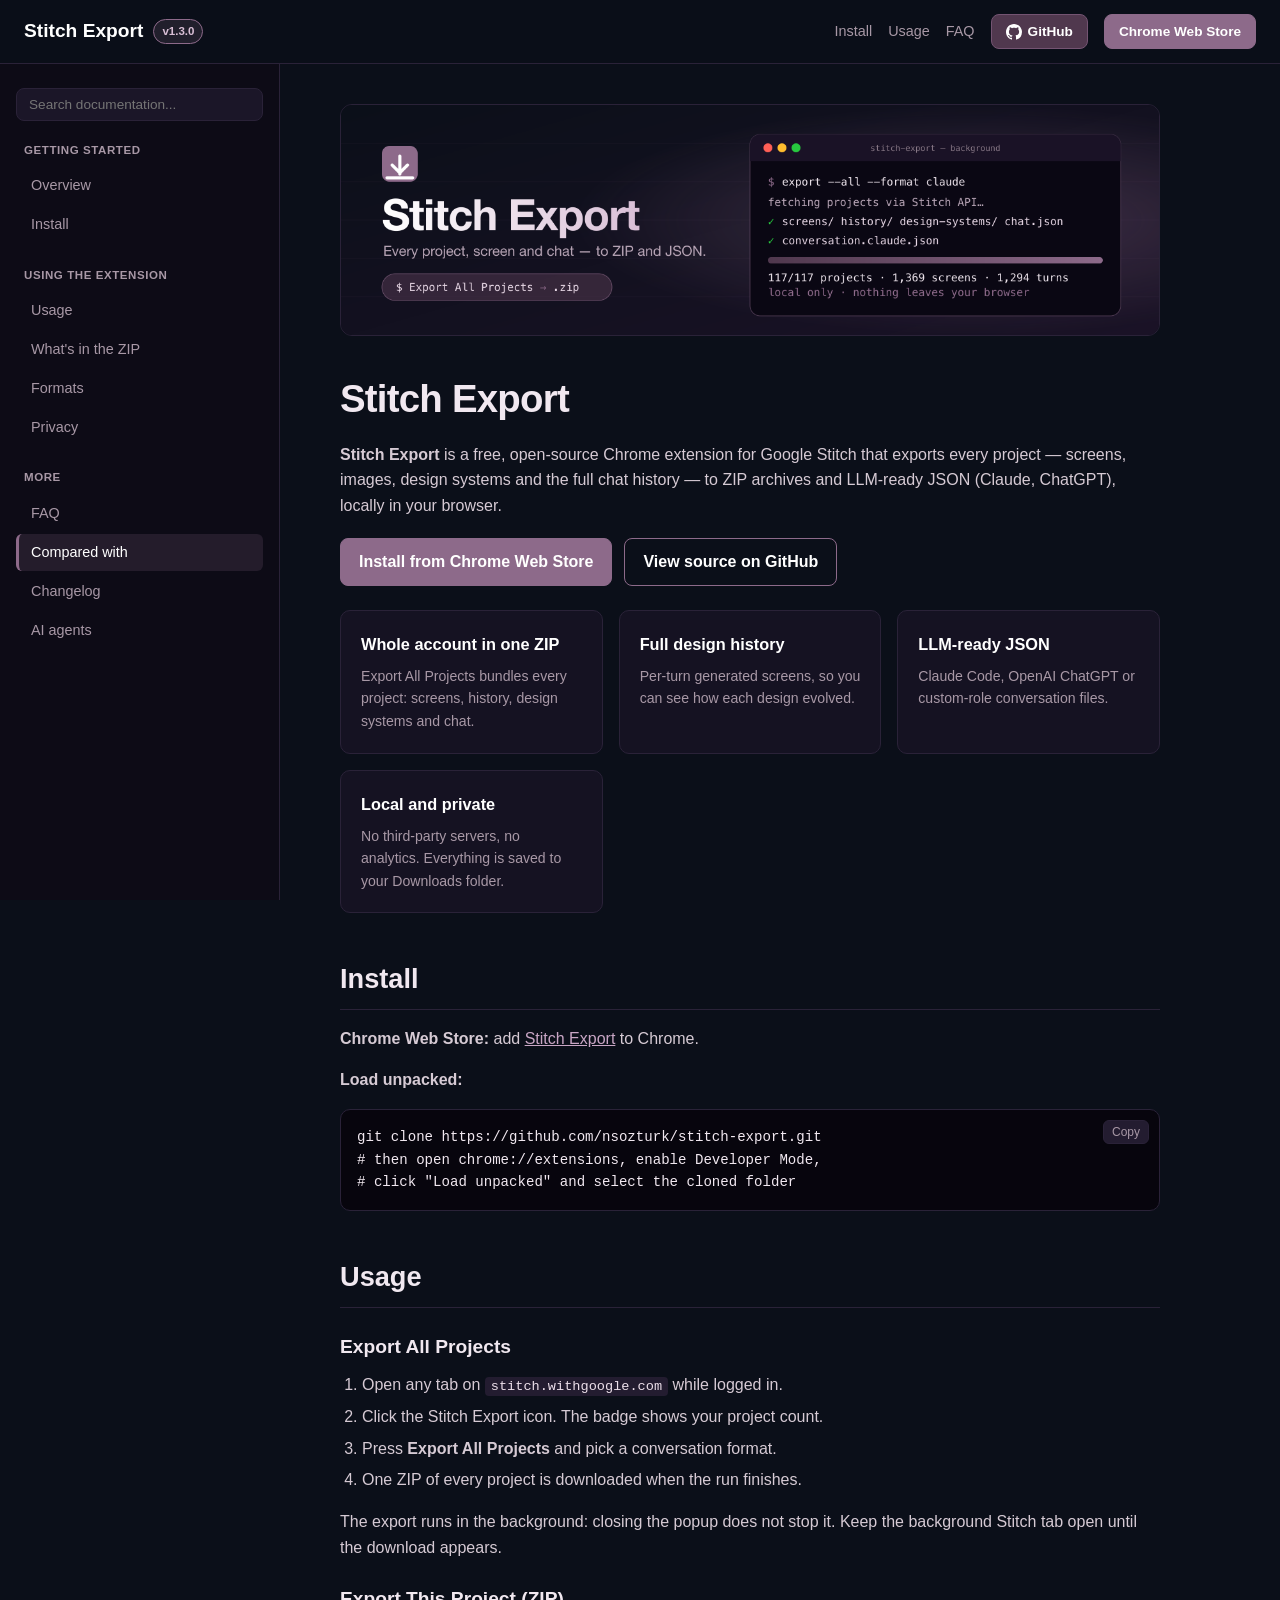
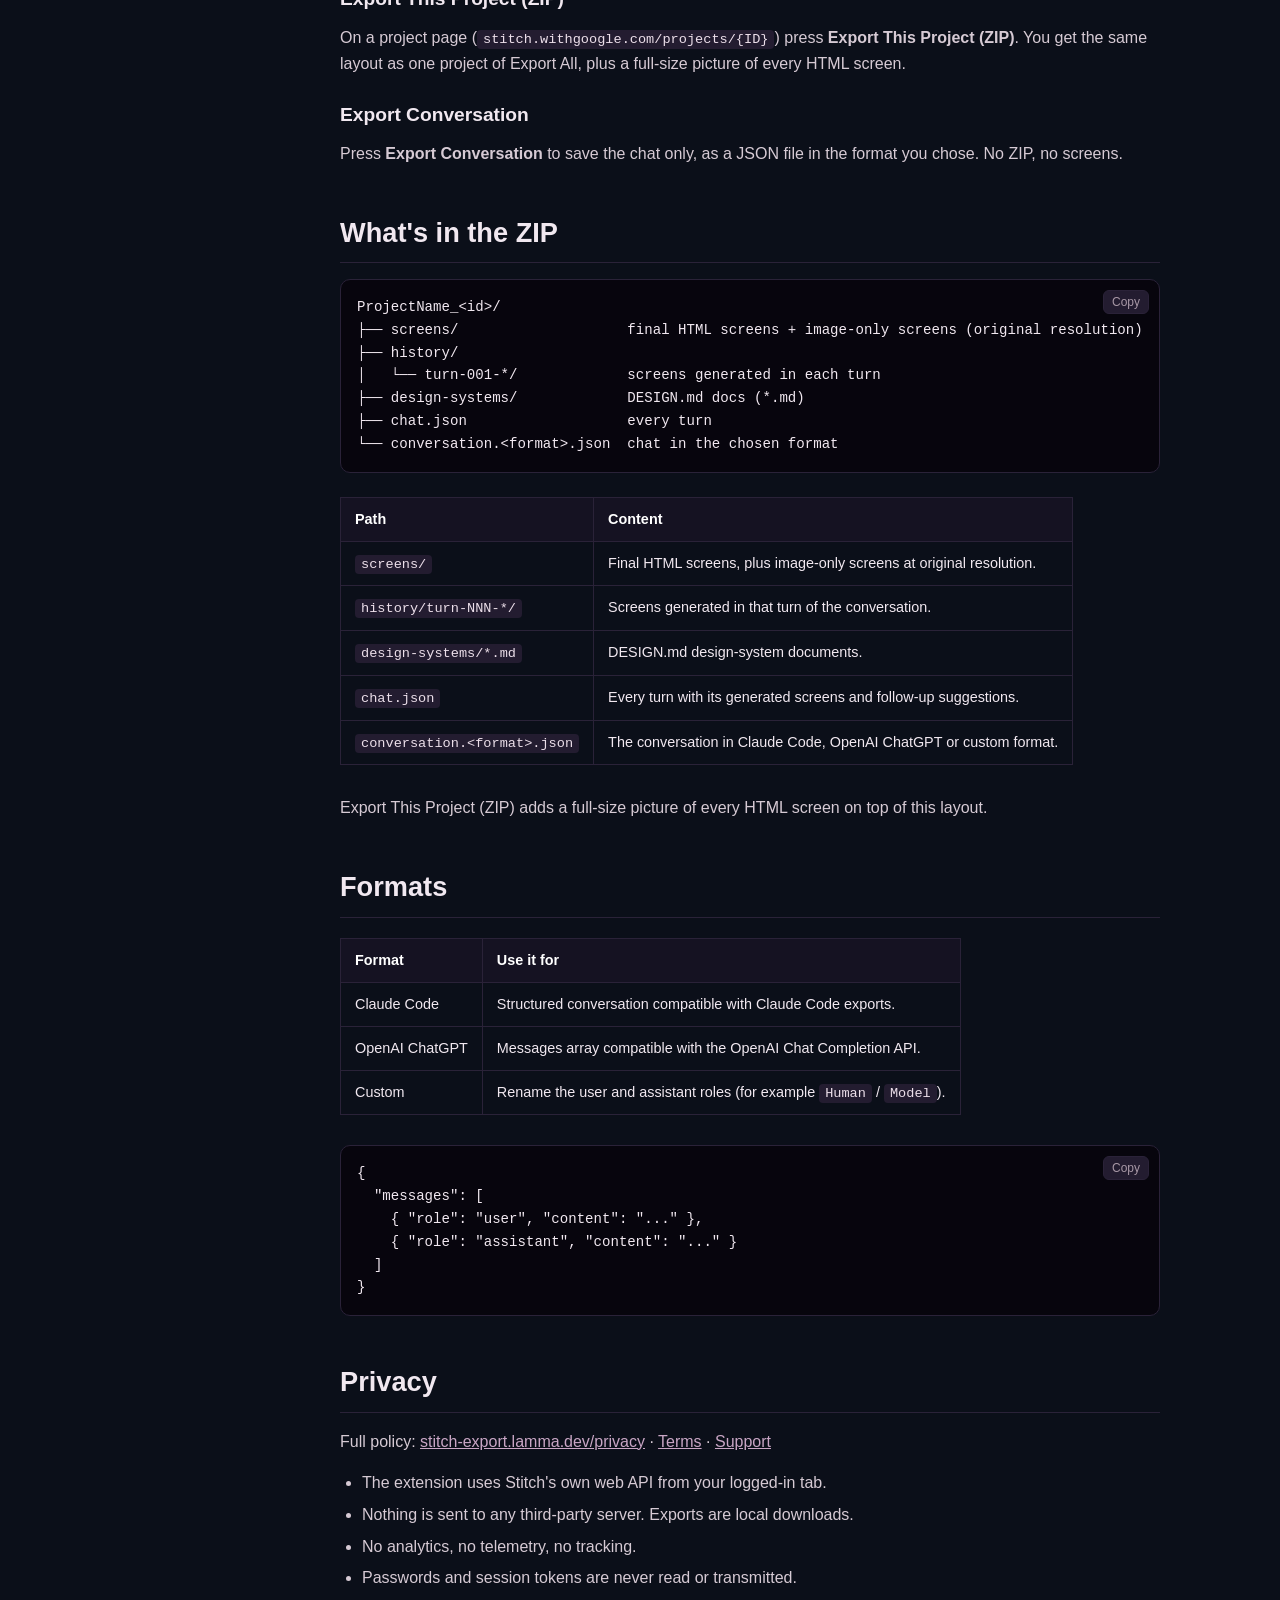
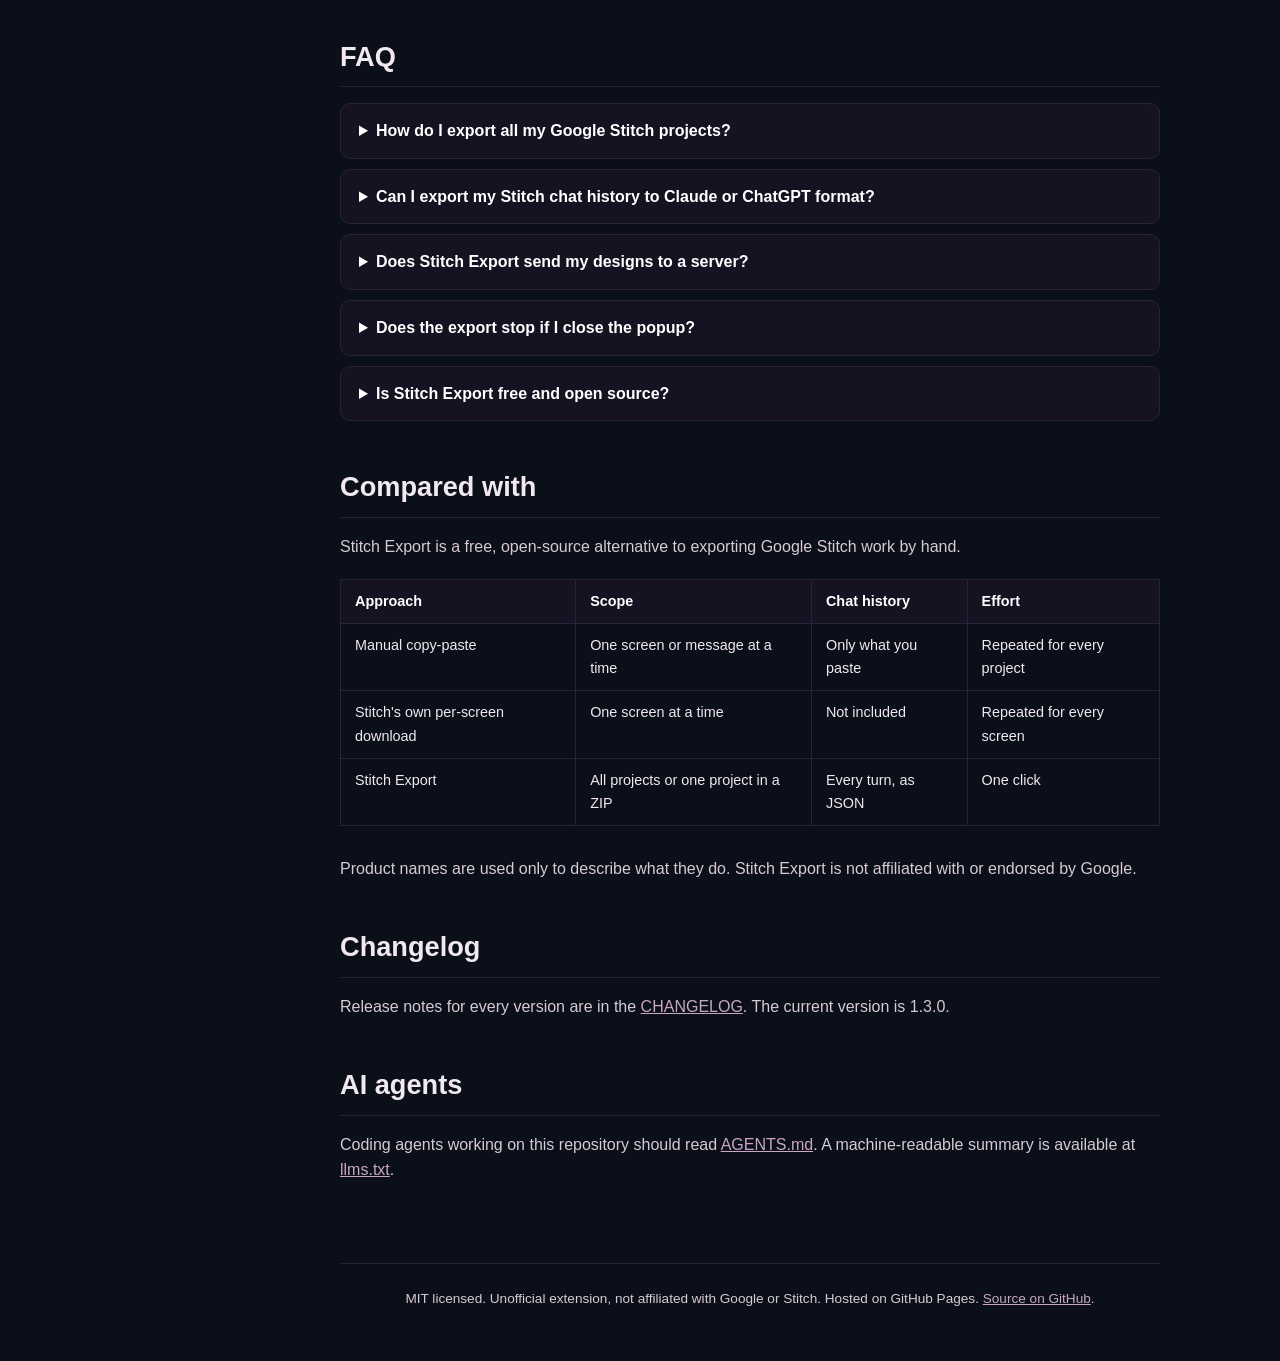
<file: docs/index.html>
<!DOCTYPE html>
<html lang="en">
<head>
  <meta charset="UTF-8">
  <meta name="viewport" content="width=device-width, initial-scale=1.0">
  <title>Stitch Export — Export Google Stitch projects to ZIP and LLM-ready JSON</title>

  <meta name="description" content="Stitch Export is a free, open-source Chrome extension for Google Stitch that exports every project — screens, images, design systems and the full chat history — to ZIP archives and LLM-ready JSON (Claude, ChatGPT), locally in your browser.">
  <meta name="keywords" content="stitch export, google stitch, stitch export chrome extension, export stitch projects, stitch to zip, stitch chat history export, design.md, claude code json, chatgpt json, open source chrome extension">
  <meta name="author" content="nsozturk">
  <meta name="robots" content="index, follow">
  <link rel="canonical" href="https://nsozturk.github.io/stitch-export/">

  <meta property="og:type" content="website">
  <meta property="og:url" content="https://nsozturk.github.io/stitch-export/">
  <meta property="og:title" content="Stitch Export — Export Google Stitch projects to ZIP and LLM-ready JSON">
  <meta property="og:description" content="Free, open-source Chrome extension that exports every Google Stitch project — screens, images, design systems and chat history — to ZIP and Claude/ChatGPT JSON, locally.">
  <meta property="og:image" content="https://nsozturk.github.io/stitch-export/assets/banner.png">
  <meta property="og:site_name" content="Stitch Export">

  <meta name="twitter:card" content="summary_large_image">
  <meta name="twitter:url" content="https://nsozturk.github.io/stitch-export/">
  <meta name="twitter:title" content="Stitch Export — Export Google Stitch projects to ZIP and LLM-ready JSON">
  <meta name="twitter:description" content="Free, open-source Chrome extension that exports every Google Stitch project to ZIP and Claude/ChatGPT JSON, locally in your browser.">
  <meta name="twitter:image" content="https://nsozturk.github.io/stitch-export/assets/banner.png">

  <script type="application/ld+json">
  {
    "@context": "https://schema.org",
    "@graph": [
      {
        "@type": "SoftwareApplication",
        "name": "Stitch Export",
        "operatingSystem": "Chrome (Windows, macOS, Linux)",
        "applicationCategory": "BrowserApplication",
        "softwareVersion": "1.3.0",
        "description": "Stitch Export is a free, open-source Chrome extension for Google Stitch that exports every project — screens, images, design systems and the full chat history — to ZIP archives and LLM-ready JSON (Claude, ChatGPT), locally in your browser.",
        "url": "https://nsozturk.github.io/stitch-export/",
        "downloadUrl": "https://chromewebstore.google.com/detail/stitch-export/epmhicnoeiapmnobjhlliadbafbkdmag",
        "codeRepository": "https://github.com/nsozturk/stitch-export",
        "license": "https://opensource.org/licenses/MIT",
        "image": "https://nsozturk.github.io/stitch-export/assets/banner.png",
        "offers": { "@type": "Offer", "price": "0", "priceCurrency": "USD" },
        "author": { "@type": "Person", "name": "nsozturk", "url": "https://github.com/nsozturk" }
      },
      {
        "@type": "FAQPage",
        "mainEntity": [
          {
            "@type": "Question",
            "name": "How do I export all my Google Stitch projects?",
            "acceptedAnswer": { "@type": "Answer", "text": "Install Stitch Export, open any stitch.withgoogle.com tab, click the extension icon and press Export All Projects. One ZIP with every project is downloaded." }
          },
          {
            "@type": "Question",
            "name": "Can I export my Stitch chat history to Claude or ChatGPT format?",
            "acceptedAnswer": { "@type": "Answer", "text": "Yes. Choose Claude Code, OpenAI ChatGPT or a Custom format with your own user and assistant role names. The result is a conversation JSON file." }
          },
          {
            "@type": "Question",
            "name": "Does Stitch Export send my designs to a server?",
            "acceptedAnswer": { "@type": "Answer", "text": "No. It calls Stitch's own web API from your logged-in tab and saves files locally. Nothing is sent to any third-party server, and there is no analytics or telemetry." }
          },
          {
            "@type": "Question",
            "name": "Does the export stop if I close the popup?",
            "acceptedAnswer": { "@type": "Answer", "text": "No. The export runs in the background. Keep the background Stitch tab open until the ZIP is downloaded." }
          },
          {
            "@type": "Question",
            "name": "Is Stitch Export free and open source?",
            "acceptedAnswer": { "@type": "Answer", "text": "Yes. It is free, MIT licensed, and the source is on GitHub. It is an unofficial extension and is not affiliated with Google." }
          }
        ]
      }
    ]
  }
  </script>

  <style>
    :root {
      --bg: #0b0f19;
      --card-bg: #151222;
      --sidebar-bg: #0d0b16;
      --border: #2a2238;
      --text: #f1e8f0;
      --text-muted: #a898a6;
      --accent: #8D6A8A;
      --accent-2: #745472;
      --accent-3: #50384E;
      --accent-glow: rgba(141, 106, 138, 0.18);
      --code-bg: #07050d;
      --sidebar-width: 280px;
    }
    * { box-sizing: border-box; margin: 0; padding: 0; }
    html { scroll-behavior: smooth; scroll-padding-top: 80px; }
    body {
      font-family: -apple-system, BlinkMacSystemFont, "Segoe UI", Roboto, "Helvetica Neue", Arial, sans-serif;
      background: var(--bg); color: var(--text); line-height: 1.6; overflow-x: hidden;
    }
    a { color: #c9a6c5; }
    header.navbar {
      position: sticky; top: 0; z-index: 50; height: 64px;
      background: rgba(11, 15, 25, 0.88); backdrop-filter: blur(12px);
      border-bottom: 1px solid var(--border);
      display: flex; align-items: center; justify-content: space-between; padding: 0 24px;
    }
    .brand { display: flex; align-items: center; gap: 10px; font-weight: 800; font-size: 1.2rem; color: #fff; text-decoration: none; }
    .brand .badge {
      background: var(--accent-glow); color: #d9bfd6; border: 1px solid var(--accent);
      font-size: 0.72rem; padding: 2px 8px; border-radius: 9999px; font-weight: 600;
    }
    .nav-actions { display: flex; align-items: center; gap: 16px; }
    .nav-link { color: var(--text-muted); text-decoration: none; font-weight: 500; font-size: 0.9rem; }
    .nav-link:hover { color: #fff; }
    .btn-github, .btn-store {
      color: #fff; padding: 6px 14px; border-radius: 8px; text-decoration: none;
      font-size: 0.85rem; font-weight: 600; display: flex; align-items: center; gap: 6px;
      border: 1px solid var(--accent-2); background: var(--accent-3);
    }
    .btn-store { background: var(--accent); border-color: var(--accent); }
    .btn-github:hover { background: var(--accent-2); }
    .btn-store:hover { background: var(--accent-2); }

    .container { display: flex; max-width: 1440px; margin: 0 auto; }
    aside.sidebar {
      width: var(--sidebar-width); flex-shrink: 0; position: sticky; top: 64px; height: calc(100vh - 64px);
      background: var(--sidebar-bg); border-right: 1px solid var(--border); padding: 24px 16px; overflow-y: auto;
    }
    .search-box { margin-bottom: 20px; }
    .search-box input {
      width: 100%; background: #1b1628; border: 1px solid var(--border); border-radius: 8px;
      padding: 8px 12px; color: #fff; font-size: 0.85rem; outline: none;
    }
    .search-box input:focus { border-color: var(--accent); }
    .nav-section { margin-bottom: 22px; }
    .nav-section-title {
      font-size: 0.72rem; text-transform: uppercase; letter-spacing: 0.05em;
      color: var(--text-muted); margin-bottom: 8px; font-weight: 700; padding-left: 8px;
    }
    .nav-menu-item {
      display: block; padding: 7px 12px; color: var(--text-muted); text-decoration: none;
      font-size: 0.9rem; font-weight: 500; border-radius: 6px; margin-bottom: 2px; border-left: 3px solid transparent;
    }
    .nav-menu-item:hover, .nav-menu-item.active { color: #fff; background: var(--accent-glow); border-left-color: var(--accent); }

    main.content { flex: 1; min-width: 0; padding: 40px 60px; max-width: 940px; }
    .banner-hero { width: 100%; border-radius: 12px; border: 1px solid var(--border); margin-bottom: 32px; overflow: hidden; }
    .banner-hero img { width: 100%; height: auto; display: block; }
    h1 { font-size: 2.4rem; font-weight: 800; margin-bottom: 12px; letter-spacing: -0.02em; }
    h2 { font-size: 1.7rem; font-weight: 700; margin: 44px 0 16px; padding-bottom: 8px; border-bottom: 1px solid var(--border); }
    h3 { font-size: 1.2rem; font-weight: 600; margin: 24px 0 10px; }
    p { margin-bottom: 16px; color: #d6cad4; }
    ul, ol { margin: 0 0 16px 22px; color: #d6cad4; }
    li { margin-bottom: 6px; }

    pre {
      background: var(--code-bg); border: 1px solid var(--border); border-radius: 10px;
      padding: 16px; overflow-x: auto; margin: 16px 0 24px; position: relative;
    }
    code { font-family: ui-monospace, SFMono-Regular, Menlo, Consolas, monospace; font-size: 0.88rem; }
    p code, li code, td code {
      background: #231c30; color: #ecdfea; padding: 2px 6px; border-radius: 4px; font-size: 0.85rem;
    }
    .copy-btn {
      position: absolute; top: 10px; right: 10px; background: #231c30; color: var(--text-muted);
      border: 1px solid var(--border); padding: 4px 8px; border-radius: 6px; font-size: 0.75rem; cursor: pointer;
    }
    .copy-btn:hover { color: #fff; background: var(--accent-3); }

    table { width: 100%; border-collapse: collapse; margin: 20px 0 30px; display: block; overflow-x: auto; }
    th, td { border: 1px solid var(--border); padding: 10px 14px; text-align: left; font-size: 0.9rem; vertical-align: top; }
    th { background: var(--card-bg); color: #fff; font-weight: 600; }

    .feature-grid { display: grid; grid-template-columns: repeat(auto-fit, minmax(250px, 1fr)); gap: 16px; margin: 24px 0; }
    .feature-card { background: var(--card-bg); border: 1px solid var(--border); border-radius: 10px; padding: 20px; }
    .feature-card h4 { font-size: 1.02rem; margin-bottom: 8px; color: #fff; }
    .feature-card p { font-size: 0.88rem; margin: 0; color: var(--text-muted); }
    .cta { display: flex; flex-wrap: wrap; gap: 12px; margin: 20px 0 8px; }
    .cta a { text-decoration: none; padding: 10px 18px; border-radius: 8px; font-weight: 600; color: #fff; border: 1px solid var(--accent); }
    .cta a.primary { background: var(--accent); }
    .cta a:hover { background: var(--accent-2); }
    details { background: var(--card-bg); border: 1px solid var(--border); border-radius: 10px; padding: 14px 18px; margin-bottom: 10px; }
    summary { cursor: pointer; font-weight: 600; color: #fff; }
    details p { margin: 10px 0 0; }
    footer { margin-top: 80px; padding-top: 24px; border-top: 1px solid var(--border); font-size: 0.85rem; color: var(--text-muted); text-align: center; }

    @media (max-width: 900px) {
      aside.sidebar { display: none; }
      main.content { padding: 24px; }
      .nav-link { display: none; }
    }
  </style>
</head>
<body>

  <header class="navbar">
    <a href="#overview" class="brand">Stitch Export <span class="badge">v1.3.0</span></a>
    <div class="nav-actions">
      <a href="#install" class="nav-link">Install</a>
      <a href="#usage" class="nav-link">Usage</a>
      <a href="#faq" class="nav-link">FAQ</a>
      <a href="https://github.com/nsozturk/stitch-export" target="_blank" rel="noopener" class="btn-github">
        <svg height="16" width="16" viewBox="0 0 16 16" fill="currentColor" aria-hidden="true"><path d="M8 0C3.58 0 0 3.58 0 8c0 3.54 2.29 6.53 5.47 7.59.4.07.55-.17.55-.38 0-.19-.01-.82-.01-1.49-2.01.37-2.53-.49-2.69-.94-.09-.23-.48-.94-.82-1.13-.28-.15-.68-.52-.01-.53.63-.01 1.08.58 1.23.82.72 1.21 1.87.87 2.33.66.07-.52.28-.87.51-1.07-1.78-.2-3.64-.89-3.64-3.95 0-.87.31-1.59.82-2.15-.08-.2-.36-1.02.08-2.12 0 0 .67-.21 2.2.82.64-.18 1.32-.27 2-.27.68 0 1.36.09 2 .27 1.53-1.04 2.2-.82 2.2-.82.44 1.1.16 1.92.08 2.12.51.56.82 1.27.82 2.15 0 3.07-1.87 3.75-3.65 3.95.29.25.54.73.54 1.48 0 1.07-.01 1.93-.01 2.2 0 .21.15.46.55.38A8.013 8.013 0 0016 8c0-4.42-3.58-8-8-8z"/></svg>
        GitHub
      </a>
      <a href="https://chromewebstore.google.com/detail/stitch-export/epmhicnoeiapmnobjhlliadbafbkdmag" target="_blank" rel="noopener" class="btn-store">Chrome Web Store</a>
    </div>
  </header>

  <div class="container">
    <aside class="sidebar">
      <div class="search-box">
        <input type="text" id="docSearch" placeholder="Search documentation..." aria-label="Search documentation">
      </div>
      <div class="nav-section">
        <div class="nav-section-title">Getting Started</div>
        <a href="#overview" class="nav-menu-item active">Overview</a>
        <a href="#install" class="nav-menu-item">Install</a>
      </div>
      <div class="nav-section">
        <div class="nav-section-title">Using the extension</div>
        <a href="#usage" class="nav-menu-item">Usage</a>
        <a href="#zip-contents" class="nav-menu-item">What's in the ZIP</a>
        <a href="#formats" class="nav-menu-item">Formats</a>
        <a href="#privacy" class="nav-menu-item">Privacy</a>
      </div>
      <div class="nav-section">
        <div class="nav-section-title">More</div>
        <a href="#faq" class="nav-menu-item">FAQ</a>
        <a href="#alternatives" class="nav-menu-item">Compared with</a>
        <a href="#changelog" class="nav-menu-item">Changelog</a>
        <a href="#ai-agents" class="nav-menu-item">AI agents</a>
      </div>
    </aside>

    <main class="content">
      <div class="banner-hero">
        <img src="assets/banner.png" onerror="this.src='../assets/banner.png'" alt="Stitch Export Banner">
      </div>

      <section id="overview">
        <h1>Stitch Export</h1>
        <p><strong>Stitch Export</strong> is a free, open-source Chrome extension for Google Stitch that exports every project — screens, images, design systems and the full chat history — to ZIP archives and LLM-ready JSON (Claude, ChatGPT), locally in your browser.</p>
        <div class="cta">
          <a class="primary" href="https://chromewebstore.google.com/detail/stitch-export/epmhicnoeiapmnobjhlliadbafbkdmag" target="_blank" rel="noopener">Install from Chrome Web Store</a>
          <a href="https://github.com/nsozturk/stitch-export" target="_blank" rel="noopener">View source on GitHub</a>
        </div>
        <div class="feature-grid">
          <div class="feature-card"><h4>Whole account in one ZIP</h4><p>Export All Projects bundles every project: screens, history, design systems and chat.</p></div>
          <div class="feature-card"><h4>Full design history</h4><p>Per-turn generated screens, so you can see how each design evolved.</p></div>
          <div class="feature-card"><h4>LLM-ready JSON</h4><p>Claude Code, OpenAI ChatGPT or custom-role conversation files.</p></div>
          <div class="feature-card"><h4>Local and private</h4><p>No third-party servers, no analytics. Everything is saved to your Downloads folder.</p></div>
        </div>
      </section>

      <section id="install">
        <h2>Install</h2>
        <p><strong>Chrome Web Store:</strong> add <a href="https://chromewebstore.google.com/detail/stitch-export/epmhicnoeiapmnobjhlliadbafbkdmag" target="_blank" rel="noopener">Stitch Export</a> to Chrome.</p>
        <p><strong>Load unpacked:</strong></p>
        <pre><button class="copy-btn" onclick="copyCode(this)">Copy</button><code>git clone https://github.com/nsozturk/stitch-export.git
# then open chrome://extensions, enable Developer Mode,
# click "Load unpacked" and select the cloned folder</code></pre>
      </section>

      <section id="usage">
        <h2>Usage</h2>
        <h3>Export All Projects</h3>
        <ol>
          <li>Open any tab on <code>stitch.withgoogle.com</code> while logged in.</li>
          <li>Click the Stitch Export icon. The badge shows your project count.</li>
          <li>Press <strong>Export All Projects</strong> and pick a conversation format.</li>
          <li>One ZIP of every project is downloaded when the run finishes.</li>
        </ol>
        <p>The export runs in the background: closing the popup does not stop it. Keep the background Stitch tab open until the download appears.</p>
        <h3>Export This Project (ZIP)</h3>
        <p>On a project page (<code>stitch.withgoogle.com/projects/{ID}</code>) press <strong>Export This Project (ZIP)</strong>. You get the same layout as one project of Export All, plus a full-size picture of every HTML screen.</p>
        <h3>Export Conversation</h3>
        <p>Press <strong>Export Conversation</strong> to save the chat only, as a JSON file in the format you chose. No ZIP, no screens.</p>
      </section>

      <section id="zip-contents">
        <h2>What's in the ZIP</h2>
        <pre><button class="copy-btn" onclick="copyCode(this)">Copy</button><code>ProjectName_&lt;id&gt;/
├── screens/                    final HTML screens + image-only screens (original resolution)
├── history/
│   └── turn-001-*/             screens generated in each turn
├── design-systems/             DESIGN.md docs (*.md)
├── chat.json                   every turn
└── conversation.&lt;format&gt;.json  chat in the chosen format</code></pre>
        <table>
          <thead><tr><th>Path</th><th>Content</th></tr></thead>
          <tbody>
            <tr><td><code>screens/</code></td><td>Final HTML screens, plus image-only screens at original resolution.</td></tr>
            <tr><td><code>history/turn-NNN-*/</code></td><td>Screens generated in that turn of the conversation.</td></tr>
            <tr><td><code>design-systems/*.md</code></td><td>DESIGN.md design-system documents.</td></tr>
            <tr><td><code>chat.json</code></td><td>Every turn with its generated screens and follow-up suggestions.</td></tr>
            <tr><td><code>conversation.&lt;format&gt;.json</code></td><td>The conversation in Claude Code, OpenAI ChatGPT or custom format.</td></tr>
          </tbody>
        </table>
        <p>Export This Project (ZIP) adds a full-size picture of every HTML screen on top of this layout.</p>
      </section>

      <section id="formats">
        <h2>Formats</h2>
        <table>
          <thead><tr><th>Format</th><th>Use it for</th></tr></thead>
          <tbody>
            <tr><td>Claude Code</td><td>Structured conversation compatible with Claude Code exports.</td></tr>
            <tr><td>OpenAI ChatGPT</td><td>Messages array compatible with the OpenAI Chat Completion API.</td></tr>
            <tr><td>Custom</td><td>Rename the user and assistant roles (for example <code>Human</code> / <code>Model</code>).</td></tr>
          </tbody>
        </table>
        <pre><button class="copy-btn" onclick="copyCode(this)">Copy</button><code>{
  "messages": [
    { "role": "user", "content": "..." },
    { "role": "assistant", "content": "..." }
  ]
}</code></pre>
      </section>

      <section id="privacy">
        <h2>Privacy</h2>
        <p>Full policy: <a href="https://stitch-export.lamma.dev/privacy">stitch-export.lamma.dev/privacy</a> · <a href="https://stitch-export.lamma.dev/terms">Terms</a> · <a href="https://stitch-export.lamma.dev/support">Support</a></p>
        <ul>
          <li>The extension uses Stitch's own web API from your logged-in tab.</li>
          <li>Nothing is sent to any third-party server. Exports are local downloads.</li>
          <li>No analytics, no telemetry, no tracking.</li>
          <li>Passwords and session tokens are never read or transmitted.</li>
        </ul>
      </section>

      <section id="faq">
        <h2>FAQ</h2>
        <details><summary>How do I export all my Google Stitch projects?</summary><p>Install Stitch Export, open any stitch.withgoogle.com tab, click the extension icon and press Export All Projects. One ZIP with every project is downloaded.</p></details>
        <details><summary>Can I export my Stitch chat history to Claude or ChatGPT format?</summary><p>Yes. Choose Claude Code, OpenAI ChatGPT or a Custom format with your own user and assistant role names. The result is a conversation JSON file.</p></details>
        <details><summary>Does Stitch Export send my designs to a server?</summary><p>No. It calls Stitch's own web API from your logged-in tab and saves files locally. Nothing is sent to any third-party server, and there is no analytics or telemetry.</p></details>
        <details><summary>Does the export stop if I close the popup?</summary><p>No. The export runs in the background. Keep the background Stitch tab open until the ZIP is downloaded.</p></details>
        <details><summary>Is Stitch Export free and open source?</summary><p>Yes. It is free, MIT licensed, and the source is on GitHub. It is an unofficial extension and is not affiliated with Google.</p></details>
      </section>

      <section id="alternatives">
        <h2>Compared with</h2>
        <p>Stitch Export is a free, open-source alternative to exporting Google Stitch work by hand.</p>
        <table>
          <thead><tr><th>Approach</th><th>Scope</th><th>Chat history</th><th>Effort</th></tr></thead>
          <tbody>
            <tr><td>Manual copy-paste</td><td>One screen or message at a time</td><td>Only what you paste</td><td>Repeated for every project</td></tr>
            <tr><td>Stitch's own per-screen download</td><td>One screen at a time</td><td>Not included</td><td>Repeated for every screen</td></tr>
            <tr><td>Stitch Export</td><td>All projects or one project in a ZIP</td><td>Every turn, as JSON</td><td>One click</td></tr>
          </tbody>
        </table>
        <p>Product names are used only to describe what they do. Stitch Export is not affiliated with or endorsed by Google.</p>
      </section>

      <section id="changelog">
        <h2>Changelog</h2>
        <p>Release notes for every version are in the <a href="https://github.com/nsozturk/stitch-export/blob/main/CHANGELOG.md" target="_blank" rel="noopener">CHANGELOG</a>. The current version is 1.3.0.</p>
      </section>

      <section id="ai-agents">
        <h2>AI agents</h2>
        <p>Coding agents working on this repository should read <a href="https://github.com/nsozturk/stitch-export/blob/main/AGENTS.md" target="_blank" rel="noopener">AGENTS.md</a>. A machine-readable summary is available at <a href="llms.txt">llms.txt</a>.</p>
      </section>

      <footer>
        <p>MIT licensed. Unofficial extension, not affiliated with Google or Stitch. Hosted on GitHub Pages. <a href="https://github.com/nsozturk/stitch-export">Source on GitHub</a>.</p>
      </footer>
    </main>
  </div>

  <script>
    function copyCode(btn) {
      var code = btn.nextElementSibling.innerText;
      navigator.clipboard.writeText(code).then(function () {
        btn.innerText = 'Copied!';
        setTimeout(function () { btn.innerText = 'Copy'; }, 2000);
      });
    }
    document.getElementById('docSearch').addEventListener('input', function (e) {
      var q = e.target.value.toLowerCase();
      document.querySelectorAll('main.content section').forEach(function (sec) {
        sec.style.display = sec.innerText.toLowerCase().indexOf(q) !== -1 ? '' : 'none';
      });
    });
    var links = document.querySelectorAll('.nav-menu-item');
    var obs = new IntersectionObserver(function (entries) {
      entries.forEach(function (en) {
        if (en.isIntersecting) {
          links.forEach(function (l) { l.classList.toggle('active', l.getAttribute('href') === '#' + en.target.id); });
        }
      });
    }, { rootMargin: '-30% 0px -60% 0px' });
    document.querySelectorAll('main.content section').forEach(function (s) { obs.observe(s); });
  </script>
</body>
</html>
</file>
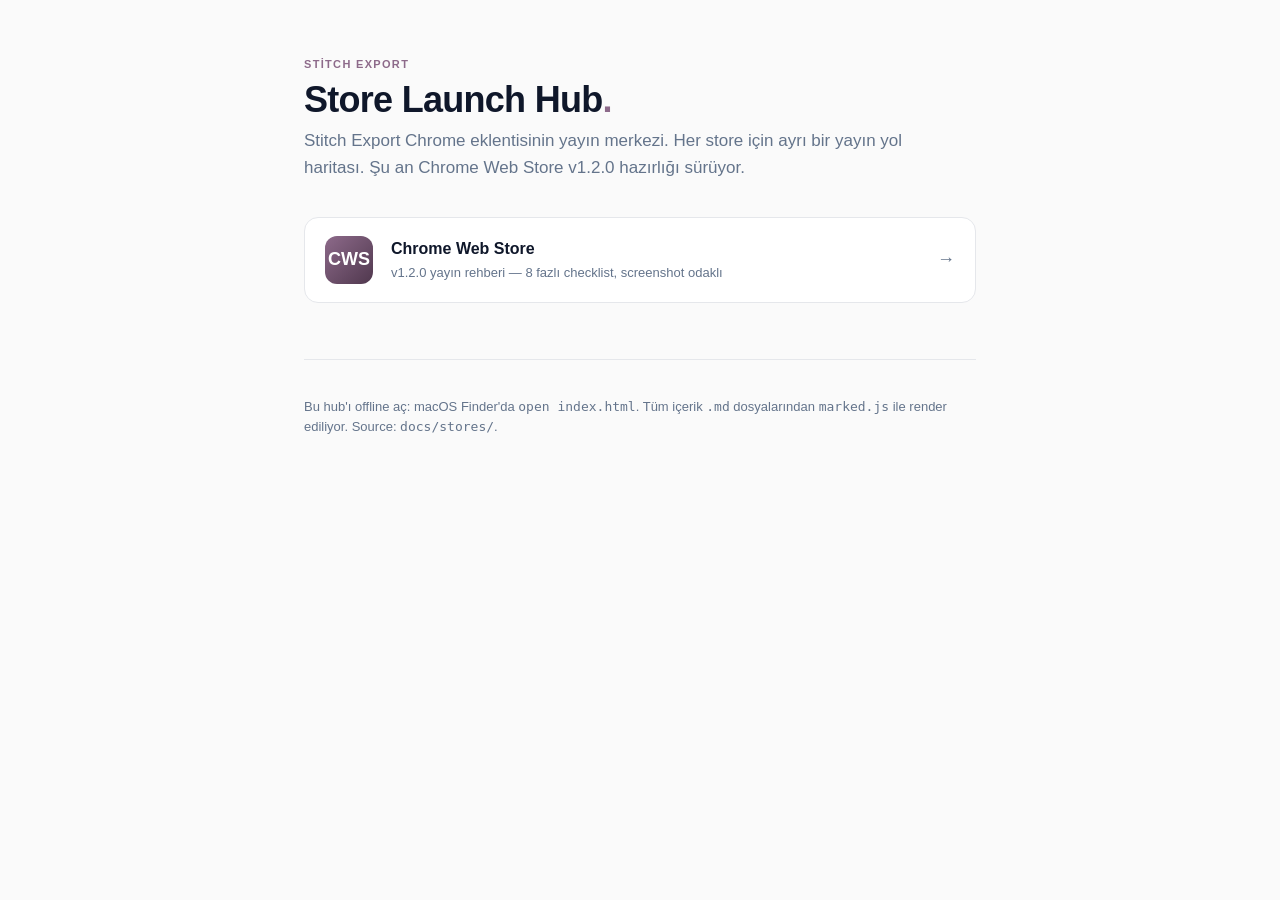
<file: docs/stores/index.html>
<!doctype html>
<html lang="tr">
<head>
<meta charset="utf-8" />
<meta name="viewport" content="width=device-width, initial-scale=1" />
<title>Stitch Export · Store Launch Hub</title>
<style>
  :root {
    --bg: #0b0c10;
    --bg-elev: #15171f;
    --bg-card: #1c1f2a;
    --border: #2a2e3d;
    --text: #e8eaed;
    --muted: #9aa0a6;
    --accent: #8D6A8A;
    --accent-soft: #8D6A8A33;
    --accent-deep: #50384E;
    --good: #4ade80;
    --warn: #fbbf24;
    --bad: #ef4444;
  }
  @media (prefers-color-scheme: light) {
    :root {
      --bg: #fafafa;
      --bg-elev: #ffffff;
      --bg-card: #ffffff;
      --border: #e5e7eb;
      --text: #0f172a;
      --muted: #64748b;
      --accent: #8D6A8A;
      --accent-soft: #8D6A8A22;
      --accent-deep: #50384E;
    }
  }
  * { box-sizing: border-box; }
  html, body {
    margin: 0; padding: 0;
    background: var(--bg);
    color: var(--text);
    font-family: -apple-system, BlinkMacSystemFont, "Inter", "Segoe UI", Roboto, sans-serif;
    font-size: 15px;
    line-height: 1.55;
  }
  a { color: var(--accent); text-decoration: none; }
  a:hover { text-decoration: underline; }
  .wrap { max-width: 720px; margin: 0 auto; padding: 56px 24px 96px; }
  header { margin-bottom: 32px; }
  header .eyebrow {
    text-transform: uppercase;
    letter-spacing: 0.12em;
    font-size: 11px;
    color: var(--accent);
    font-weight: 600;
  }
  h1 {
    margin: 6px 0 8px;
    font-size: 36px;
    line-height: 1.15;
    letter-spacing: -0.02em;
  }
  h1 .dot { color: var(--accent); }
  header p.lede {
    margin: 0;
    color: var(--muted);
    font-size: 17px;
    max-width: 64ch;
  }
  .stores { display: grid; gap: 14px; margin-top: 36px; }
  .store-card {
    display: flex;
    align-items: center;
    gap: 18px;
    padding: 18px 20px;
    background: var(--bg-card);
    border: 1px solid var(--border);
    border-radius: 14px;
    color: var(--text);
    transition: all 0.18s ease;
  }
  .store-card:hover {
    border-color: var(--accent);
    background: linear-gradient(135deg, var(--bg-card) 0%, var(--accent-soft) 100%);
    text-decoration: none;
  }
  .store-card .badge-circle {
    width: 48px; height: 48px;
    border-radius: 12px;
    background: linear-gradient(135deg, var(--accent) 0%, var(--accent-deep) 100%);
    display: flex; align-items: center; justify-content: center;
    color: #fff; font-weight: 700; font-size: 18px;
    flex-shrink: 0;
  }
  .store-card .body { flex: 1; }
  .store-card .body strong { display: block; font-size: 16px; margin-bottom: 2px; }
  .store-card .body p { margin: 0; color: var(--muted); font-size: 13px; }
  .store-card .arrow {
    color: var(--muted);
    font-size: 18px;
    transition: transform 0.18s ease, color 0.18s ease;
  }
  .store-card:hover .arrow { color: var(--accent); transform: translateX(4px); }
  footer {
    margin-top: 56px;
    padding-top: 24px;
    border-top: 1px solid var(--border);
    color: var(--muted);
    font-size: 13px;
  }
</style>
</head>
<body>
<div class="wrap">

<header>
  <div class="eyebrow">Stitch Export</div>
  <h1>Store Launch Hub<span class="dot">.</span></h1>
  <p class="lede">
    Stitch Export Chrome eklentisinin yayın merkezi. Her store için ayrı bir
    yayın yol haritası. Şu an Chrome Web Store v1.2.0 hazırlığı sürüyor.
  </p>
</header>

<div class="stores">

  <a class="store-card" href="ChromeWebStore/index.html">
    <div class="badge-circle">CWS</div>
    <div class="body">
      <strong>Chrome Web Store</strong>
      <p>v1.2.0 yayın rehberi — 8 fazlı checklist, screenshot odaklı</p>
    </div>
    <div class="arrow">→</div>
  </a>

</div>

<footer>
  <p>
    Bu hub'ı offline aç: macOS Finder'da <code>open index.html</code>. Tüm
    içerik <code>.md</code> dosyalarından <code>marked.js</code> ile render
    ediliyor. Source: <code>docs/stores/</code>.
  </p>
</footer>

</div>
</body>
</html>
</file>
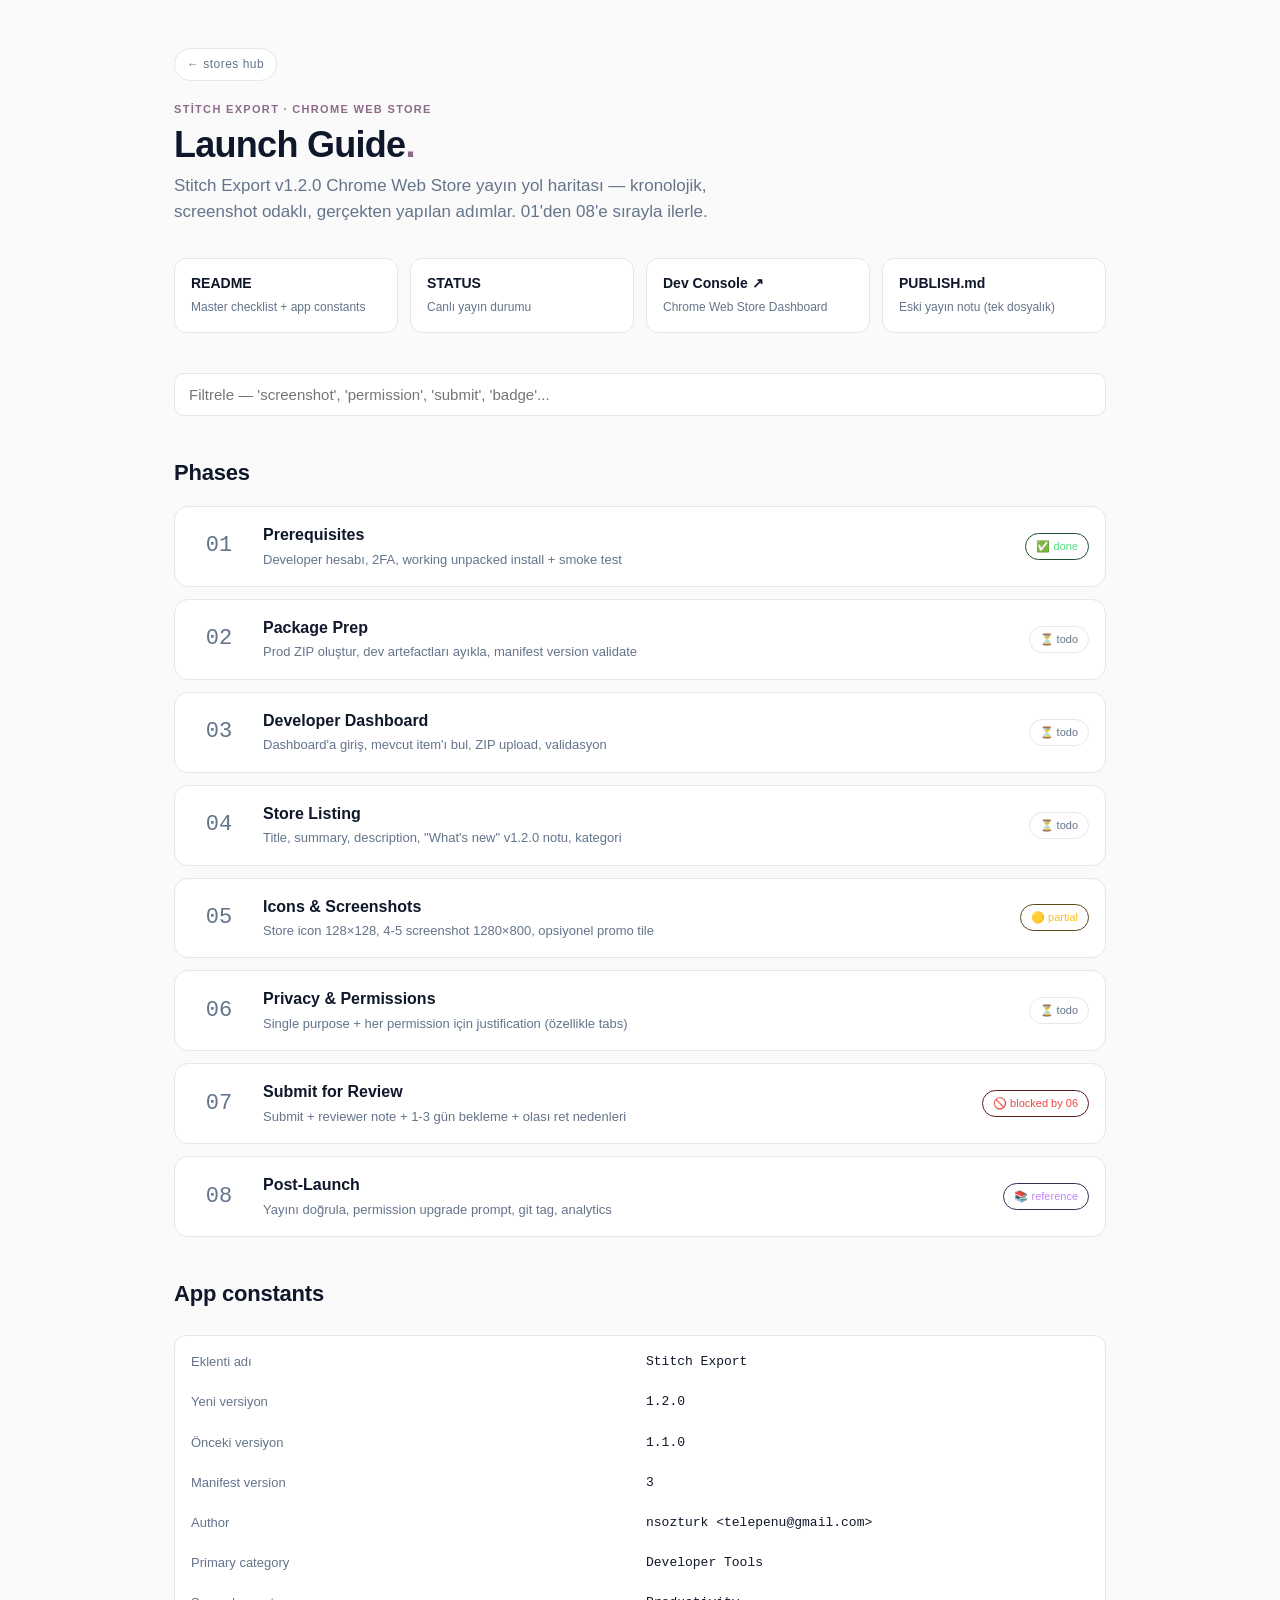
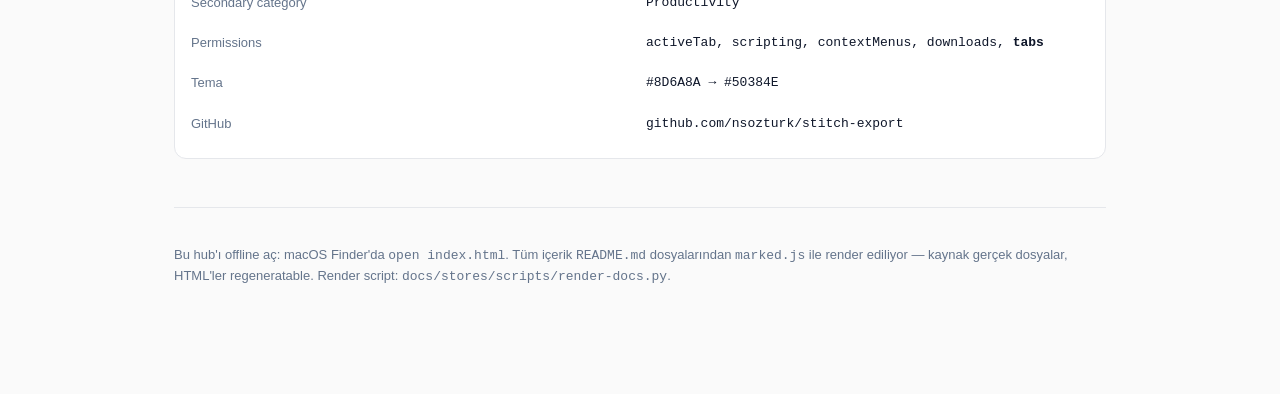
<file: docs/stores/ChromeWebStore/index.html>
<!doctype html>
<html lang="tr">
<head>
<meta charset="utf-8" />
<meta name="viewport" content="width=device-width, initial-scale=1" />
<title>Stitch Export · Chrome Web Store Launch Guide</title>
<style>
  :root {
    --bg: #0b0c10;
    --bg-elev: #15171f;
    --bg-card: #1c1f2a;
    --border: #2a2e3d;
    --text: #e8eaed;
    --muted: #9aa0a6;
    --accent: #8D6A8A;
    --accent-soft: #8D6A8A33;
    --accent-deep: #50384E;
    --accent-hover: #745472;
    --good: #4ade80;
    --warn: #fbbf24;
    --bad: #ef4444;
    --info: #60a5fa;
    --ref: #c084fc;
  }
  @media (prefers-color-scheme: light) {
    :root {
      --bg: #fafafa;
      --bg-elev: #ffffff;
      --bg-card: #ffffff;
      --border: #e5e7eb;
      --text: #0f172a;
      --muted: #64748b;
      --accent: #8D6A8A;
      --accent-soft: #8D6A8A22;
      --accent-deep: #50384E;
    }
  }
  * { box-sizing: border-box; }
  html, body {
    margin: 0; padding: 0;
    background: var(--bg);
    color: var(--text);
    font-family: -apple-system, BlinkMacSystemFont, "Inter", "Segoe UI", Roboto, sans-serif;
    font-size: 15px;
    line-height: 1.55;
  }
  a { color: var(--accent); text-decoration: none; }
  a:hover { text-decoration: underline; }
  .wrap { max-width: 980px; margin: 0 auto; padding: 48px 24px 96px; }
  .back {
    display: inline-block;
    margin-bottom: 20px;
    padding: 6px 12px;
    border: 1px solid var(--border);
    border-radius: 999px;
    background: var(--bg-elev);
    color: var(--muted);
    font-size: 12px;
    letter-spacing: 0.04em;
  }
  .back:hover { border-color: var(--accent); color: var(--accent); text-decoration: none; }
  header { margin-bottom: 32px; }
  header .eyebrow {
    text-transform: uppercase;
    letter-spacing: 0.12em;
    font-size: 11px;
    color: var(--accent);
    font-weight: 600;
  }
  h1 {
    margin: 6px 0 8px;
    font-size: 36px;
    line-height: 1.15;
    letter-spacing: -0.02em;
  }
  h1 .dot { color: var(--accent); }
  header p.lede {
    margin: 0;
    color: var(--muted);
    font-size: 17px;
    max-width: 64ch;
  }
  .quick {
    display: grid;
    grid-template-columns: repeat(auto-fit, minmax(220px, 1fr));
    gap: 12px;
    margin: 24px 0 40px;
  }
  .quick a {
    display: block;
    padding: 14px 16px;
    background: var(--bg-elev);
    border: 1px solid var(--border);
    border-radius: 12px;
    color: var(--text);
  }
  .quick a:hover {
    border-color: var(--accent);
    text-decoration: none;
  }
  .quick a strong { display: block; font-size: 14px; }
  .quick a span { font-size: 12px; color: var(--muted); }
  .search { margin: 0 0 32px; }
  .search input {
    width: 100%;
    padding: 12px 14px;
    background: var(--bg-elev);
    border: 1px solid var(--border);
    border-radius: 10px;
    color: var(--text);
    font-size: 15px;
    outline: none;
  }
  .search input:focus { border-color: var(--accent); }
  h2 {
    margin: 40px 0 16px;
    font-size: 22px;
    letter-spacing: -0.01em;
  }
  .phases { display: grid; gap: 12px; }
  .phase {
    display: grid;
    grid-template-columns: 56px 1fr auto;
    gap: 16px;
    padding: 16px;
    background: var(--bg-card);
    border: 1px solid var(--border);
    border-radius: 14px;
    align-items: center;
    transition: border-color 0.15s ease;
  }
  .phase:hover { border-color: var(--accent); }
  .phase .num {
    font-family: ui-monospace, SF Mono, Menlo, monospace;
    font-size: 22px;
    color: var(--muted);
    text-align: center;
  }
  .phase .body strong {
    display: block;
    font-size: 16px;
    margin-bottom: 2px;
  }
  .phase .body p {
    margin: 0;
    color: var(--muted);
    font-size: 13px;
  }
  .phase a { color: inherit; }
  .phase a:hover { text-decoration: none; }
  .badge {
    font-size: 11px;
    padding: 4px 10px;
    border-radius: 999px;
    border: 1px solid var(--border);
    color: var(--muted);
    white-space: nowrap;
  }
  .badge.todo { color: var(--muted); }
  .badge.partial { color: var(--warn); border-color: #5a4716; }
  .badge.done { color: var(--good); border-color: #1f4d2f; }
  .badge.blocked { color: var(--bad); border-color: #5a1d1d; }
  .badge.ref { color: var(--ref); border-color: #3a2a55; }
  .meta {
    display: grid;
    grid-template-columns: 1fr 1fr;
    gap: 12px;
    margin: 24px 0 0;
    padding: 16px;
    background: var(--bg-elev);
    border: 1px solid var(--border);
    border-radius: 12px;
    font-size: 13px;
  }
  .meta dt { color: var(--muted); }
  .meta dd { margin: 0 0 8px; font-family: ui-monospace, SF Mono, Menlo, monospace; }
  footer {
    margin-top: 48px;
    padding-top: 24px;
    border-top: 1px solid var(--border);
    color: var(--muted);
    font-size: 13px;
  }
</style>
</head>
<body>
<div class="wrap">

<a class="back" href="../index.html">← stores hub</a>

<header>
  <div class="eyebrow">Stitch Export · Chrome Web Store</div>
  <h1>Launch Guide<span class="dot">.</span></h1>
  <p class="lede">
    Stitch Export v1.2.0 Chrome Web Store yayın yol haritası — kronolojik,
    screenshot odaklı, gerçekten yapılan adımlar. 01'den 08'e sırayla ilerle.
  </p>
</header>

<nav class="quick">
  <a href="README.html">
    <strong>README</strong>
    <span>Master checklist + app constants</span>
  </a>
  <a href="STATUS.html">
    <strong>STATUS</strong>
    <span>Canlı yayın durumu</span>
  </a>
  <a href="https://chrome.google.com/webstore/devconsole" target="_blank" rel="noopener">
    <strong>Dev Console ↗</strong>
    <span>Chrome Web Store Dashboard</span>
  </a>
  <a href="../../../PUBLISH.md" target="_blank">
    <strong>PUBLISH.md</strong>
    <span>Eski yayın notu (tek dosyalık)</span>
  </a>
</nav>

<div class="search">
  <input id="q" placeholder="Filtrele — 'screenshot', 'permission', 'submit', 'badge'..." />
</div>

<h2>Phases</h2>
<div class="phases" id="phases">

  <div class="phase" data-keys="prerequisites developer account 2fa unpacked smoke test">
    <div class="num">01</div>
    <div class="body">
      <a href="01-prerequisites/index.html"><strong>Prerequisites</strong></a>
      <p>Developer hesabı, 2FA, working unpacked install + smoke test</p>
    </div>
    <span class="badge done">✅ done</span>
  </div>

  <div class="phase" data-keys="package prep zip manifest version exclude clean">
    <div class="num">02</div>
    <div class="body">
      <a href="02-package-prep/index.html"><strong>Package Prep</strong></a>
      <p>Prod ZIP oluştur, dev artefactları ayıkla, manifest version validate</p>
    </div>
    <span class="badge todo">⏳ todo</span>
  </div>

  <div class="phase" data-keys="developer dashboard upload package validation existing item">
    <div class="num">03</div>
    <div class="body">
      <a href="03-developer-dashboard/index.html"><strong>Developer Dashboard</strong></a>
      <p>Dashboard'a giriş, mevcut item'ı bul, ZIP upload, validasyon</p>
    </div>
    <span class="badge todo">⏳ todo</span>
  </div>

  <div class="phase" data-keys="store listing description title summary category language whats new">
    <div class="num">04</div>
    <div class="body">
      <a href="04-store-listing/index.html"><strong>Store Listing</strong></a>
      <p>Title, summary, description, "What's new" v1.2.0 notu, kategori</p>
    </div>
    <span class="badge todo">⏳ todo</span>
  </div>

  <div class="phase" data-keys="icons screenshots store icon promo tile marquee small 1280 800 128">
    <div class="num">05</div>
    <div class="body">
      <a href="05-icons-and-screenshots/index.html"><strong>Icons &amp; Screenshots</strong></a>
      <p>Store icon 128×128, 4-5 screenshot 1280×800, opsiyonel promo tile</p>
    </div>
    <span class="badge partial">🟡 partial</span>
  </div>

  <div class="phase" data-keys="privacy permissions tabs justification host policy url single purpose">
    <div class="num">06</div>
    <div class="body">
      <a href="06-privacy-permissions/index.html"><strong>Privacy &amp; Permissions</strong></a>
      <p>Single purpose + her permission için justification (özellikle tabs)</p>
    </div>
    <span class="badge todo">⏳ todo</span>
  </div>

  <div class="phase" data-keys="submit for review reviewer note publish in review timeline">
    <div class="num">07</div>
    <div class="body">
      <a href="07-submit-review/index.html"><strong>Submit for Review</strong></a>
      <p>Submit + reviewer note + 1-3 gün bekleme + olası ret nedenleri</p>
    </div>
    <span class="badge blocked">🚫 blocked by 06</span>
  </div>

  <div class="phase" data-keys="post launch analytics permission upgrade prompt git tag release hot patch">
    <div class="num">08</div>
    <div class="body">
      <a href="08-post-launch/index.html"><strong>Post-Launch</strong></a>
      <p>Yayını doğrula, permission upgrade prompt, git tag, analytics</p>
    </div>
    <span class="badge ref">📚 reference</span>
  </div>

</div>

<h2>App constants</h2>
<dl class="meta">
  <dt>Eklenti adı</dt><dd>Stitch Export</dd>
  <dt>Yeni versiyon</dt><dd>1.2.0</dd>
  <dt>Önceki versiyon</dt><dd>1.1.0</dd>
  <dt>Manifest version</dt><dd>3</dd>
  <dt>Author</dt><dd>nsozturk &lt;telepenu@gmail.com&gt;</dd>
  <dt>Primary category</dt><dd>Developer Tools</dd>
  <dt>Secondary category</dt><dd>Productivity</dd>
  <dt>Permissions</dt><dd>activeTab, scripting, contextMenus, downloads, <strong>tabs</strong></dd>
  <dt>Tema</dt><dd>#8D6A8A → #50384E</dd>
  <dt>GitHub</dt><dd>github.com/nsozturk/stitch-export</dd>
</dl>

<footer>
  <p>
    Bu hub'ı offline aç: macOS Finder'da <code>open index.html</code>. Tüm
    içerik <code>README.md</code> dosyalarından <code>marked.js</code> ile
    render ediliyor — kaynak gerçek dosyalar, HTML'ler regeneratable.
    Render script: <code>docs/stores/scripts/render-docs.py</code>.
  </p>
</footer>

</div>

<script>
(function () {
  var input = document.getElementById('q');
  var phases = Array.prototype.slice.call(document.querySelectorAll('.phase'));
  input.addEventListener('input', function () {
    var q = input.value.trim().toLowerCase();
    phases.forEach(function (el) {
      if (!q) { el.style.display = ''; return; }
      var hay = (el.dataset.keys || '') + ' ' + (el.textContent || '');
      el.style.display = hay.toLowerCase().indexOf(q) !== -1 ? '' : 'none';
    });
  });
})();
</script>
</body>
</html>
</file>
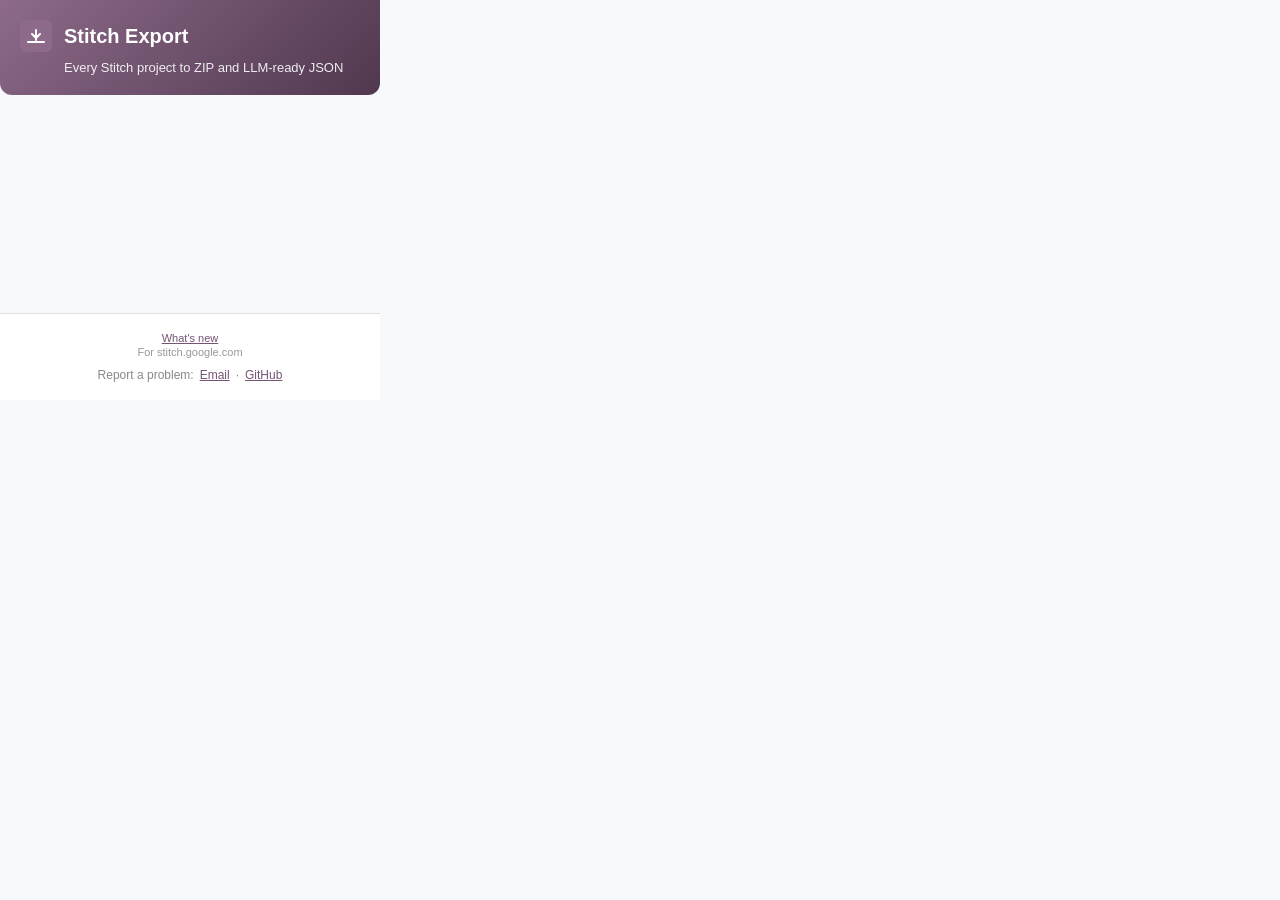
<file: popup/popup.html>
<!DOCTYPE html>
<html lang="en">

<head>
  <meta charset="UTF-8">
  <meta name="viewport" content="width=device-width, initial-scale=1.0">
  <title>Stitch Export</title>
  <link rel="stylesheet" href="popup.css">
</head>

<body>
  <div class="container">
    <header>
      <div class="logo">
        <svg width="32" height="32" viewBox="0 0 32 32" fill="none">
          <rect width="32" height="32" rx="6" fill="#8D6A8A" />
          <path d="M16 10v8M16 18v2M12 14l4 4 4-4M8 22h16" stroke="white" stroke-width="2" stroke-linecap="round" />
        </svg>
        <h1>Stitch Export</h1>
      </div>
      <p class="subtitle">Every Stitch project to ZIP and LLM-ready JSON</p>
    </header>

    <main id="mainContent">
      <!-- Remote config: new version available / notice -->
      <div id="appBanner" class="app-banner hidden">
        <p id="appBannerText"></p>
        <button type="button" id="appBannerUpdate" class="link-button hidden">Update now</button>
      </div>

      <!-- What's new, shown once after an update -->
      <div id="whatsNewCard" class="whats-new hidden">
        <div class="whats-new-head">
          <strong id="whatsNewTitle">What's new</strong>
          <button type="button" id="whatsNewClose" class="link-button" aria-label="Close what's new">Close</button>
        </div>
        <ul id="whatsNewList"></ul>
      </div>

      <!-- Version below the required minimum: exports are locked -->
      <div id="updateRequiredState" class="state hidden">
        <div class="message-box warning">
          <svg class="icon" width="24" height="24" viewBox="0 0 24 24" fill="none" stroke="currentColor" stroke-width="2">
            <path d="M21 12a9 9 0 1 1-3-6.7M21 4v5h-5" />
          </svg>
          <div>
            <h3>Update required</h3>
            <p id="updateRequiredText">A newer version of Stitch Export is needed to export.</p>
          </div>
        </div>
        <div class="actions" style="margin-top: 16px;">
          <button type="button" id="updateNowButton" class="btn btn-primary">Update now</button>
          <p id="updateStatusText" class="update-status"></p>
        </div>
      </div>

      <!-- Not on Stitch page state -->
      <div id="notOnStitchState" class="state hidden">
        <div id="notOnStitchBox" class="message-box warning">
          <svg class="icon" width="24" height="24" viewBox="0 0 24 24" fill="none" stroke="currentColor"
            stroke-width="2">
            <circle cx="12" cy="12" r="10" />
            <path d="M12 8v4M12 16h.01" />
          </svg>
          <div>
            <h3 id="notOnStitchTitle">Not on Stitch</h3>
            <p id="notOnStitchText">Open stitch.google.com to export your projects.</p>
          </div>
        </div>

        <div class="actions" style="margin-top: 16px;">
          <button id="openStitchButton" class="btn btn-primary hidden">
            <svg width="20" height="20" viewBox="0 0 20 20" fill="none" stroke="currentColor" stroke-width="2">
              <path d="M11 3h6v6M17 3l-8 8M15 11v5a1 1 0 0 1-1 1H4a1 1 0 0 1-1-1V6a1 1 0 0 1 1-1h5" />
            </svg>
            Open Stitch
          </button>
          <button id="exportAllButtonNotOnStitch" class="btn btn-primary btn-batch">
            <svg width="20" height="20" viewBox="0 0 20 20" fill="none" stroke="currentColor" stroke-width="2">
              <path d="M4 10h12M4 6h12M4 14h12" />
            </svg>
            <span class="export-all-label">Export All Projects</span>
          </button>
          <div class="export-all-hint hidden">Projeler sayılıyor — biraz uzun sürebilir…</div>
          
          <!-- Debug button — saklı, ileride lazım olabilir
          <button id="exportLinksButtonNotOnStitch" class="btn btn-secondary" style="margin-top: 10px; border: 1px dashed #ffffff4d;">
              <svg xmlns="http://www.w3.org/2000/svg" width="16" height="16" fill="currentColor" viewBox="0 0 16 16">
                <path d="M4.715 6.542 3.343 7.914a3 3 0 1 0 4.243 4.243l1.828-1.829A3 3 0 0 0 8.586 5.5L8 6.086a1.002 1.002 0 0 0-.154.199 2 2 0 0 1 .861 3.337L6.88 11.45a2 2 0 1 1-2.83-2.83l.793-.792a4.018 4.018 0 0 1-.128-1.287z"/>
                <path d="M6.586 4.672A3 3 0 0 0 7.414 9.5l.775-.776a2 2 0 0 1-.896-3.346L9.12 3.55a2 2 0 1 1 2.83 2.83l-.793.792c.112.42.155.855.128 1.287l1.372-1.372a3 3 0 1 0-4.243-4.243L6.586 4.672z"/>
              </svg>
              Extract All Links (Debug)
          </button>
          -->
        </div>
      </div>

      <!-- Ready to export state -->
      <div id="readyState" class="state hidden">
        <div class="format-selection" id="formatSelection">
          <label class="section-label">Export Format</label>
          <div class="radio-group">
            <label class="radio-option">
              <input type="radio" name="format" value="claude" checked>
              <div class="radio-content">
                <span class="radio-title">Claude Code Format</span>
                <span class="radio-description">Structured format compatible with Claude Code exports</span>
              </div>
            </label>

            <label class="radio-option">
              <input type="radio" name="format" value="openai">
              <div class="radio-content">
                <span class="radio-title">OpenAI ChatGPT Format</span>
                <span class="radio-description">Compatible with OpenAI Chat Completion API</span>
              </div>
            </label>

            <label class="radio-option">
              <input type="radio" name="format" value="custom">
              <div class="radio-content">
                <span class="radio-title">Custom JSON Format</span>
                <span class="radio-description">Customize role names for User and Assistant</span>
              </div>
            </label>
          </div>

          <div id="customSettings" class="custom-settings hidden">
            <div class="input-group">
              <label for="customUserRole">User Role Name:</label>
              <input type="text" id="customUserRole" value="user" placeholder="e.g. Human">
            </div>
            <div class="input-group">
              <label for="customAssistantRole">Assistant Role Name:</label>
              <input type="text" id="customAssistantRole" value="assistant" placeholder="e.g. Model">
            </div>
          </div>
        </div>

        <div class="actions">
          <button id="exportButton" class="btn btn-primary">
            <svg width="20" height="20" viewBox="0 0 20 20" fill="none" stroke="currentColor" stroke-width="2">
              <path d="M10 4v10M10 14l-4-4M10 14l4-4M4 18h12" />
            </svg>
            Export Conversation
          </button>

          <button id="exportProjectButton" class="btn btn-primary">
            <svg width="20" height="20" viewBox="0 0 20 20" fill="none" stroke="currentColor" stroke-width="2">
              <rect x="3" y="3" width="14" height="14" rx="2" />
              <path d="M3 13l4-4 3 3 2-2 5 5" />
            </svg>
            Export This Project (ZIP)
          </button>
          <div class="project-zip-hint">Screens, images, design systems and the conversation in one ZIP</div>

          <button id="exportAllButton" class="btn btn-primary btn-batch">
            <svg width="20" height="20" viewBox="0 0 20 20" fill="none" stroke="currentColor" stroke-width="2">
              <path d="M4 10h12M4 6h12M4 14h12" />
            </svg>
            <span class="export-all-label">Export All Projects</span>
          </button>
          <div class="export-all-hint hidden">Projeler sayılıyor — biraz uzun sürebilir…</div>

          <!-- Debug button — saklı, ileride lazım olabilir
          <button id="exportLinksButton" class="btn btn-secondary" style="margin-top: 10px; border: 1px dashed #ffffff4d;">
              <svg xmlns="http://www.w3.org/2000/svg" width="16" height="16" fill="currentColor" viewBox="0 0 16 16">
                <path d="M4.715 6.542 3.343 7.914a3 3 0 1 0 4.243 4.243l1.828-1.829A3 3 0 0 0 8.586 5.5L8 6.086a1.002 1.002 0 0 0-.154.199 2 2 0 0 1 .861 3.337L6.88 11.45a2 2 0 1 1-2.83-2.83l.793-.792a4.018 4.018 0 0 1-.128-1.287z"/>
                <path d="M6.586 4.672A3 3 0 0 0 7.414 9.5l.775-.776a2 2 0 0 1-.896-3.346L9.12 3.55a2 2 0 1 1 2.83 2.83l-.793.792c.112.42.155.855.128 1.287l1.372-1.372a3 3 0 1 0-4.243-4.243L6.586 4.672z"/>
              </svg>
              Extract All Links (Debug)
          </button>
          -->

          <!-- Copy to Clipboard — saklı, ileride lazım olabilir
          <button id="copyButton" class="btn btn-secondary">
            <svg width="20" height="20" viewBox="0 0 20 20" fill="none" stroke="currentColor" stroke-width="2">
              <rect x="4" y="4" width="10" height="10" rx="2" />
              <path d="M8 2h8a2 2 0 012 2v8" />
            </svg>
            Copy to Clipboard
          </button>
          -->
        </div>
      </div>

      <!-- Loading state -->
      <div id="loadingState" class="state hidden">
        <div class="message-box">
          <div class="spinner"></div>
          <div>
            <h3>Extracting conversation...</h3>
            <p id="loadingMessage">Please wait...</p>
          </div>
        </div>
      </div>

      <!-- Batch export state -->
      <div id="batchExportState" class="state hidden">
        <div class="batch-progress-container">
          <h3 id="batchTitle">Exporting All Projects</h3>
          <div class="progress-bar-wrapper">
            <div id="batchProgressBar" class="progress-bar" style="width: 0%"></div>
          </div>
          <p id="batchProgressText" class="batch-progress-text">Initializing...</p>
          <p id="batchProgressCount" class="batch-progress-count">0 / 0 projects</p>
          <p id="batchElapsed" class="batch-elapsed">Working… 0:00</p>
          <p class="batch-note">This can take a few minutes. Keep the Stitch tab that opens in the background open.<br><br>It's safe to close this popup or switch to other tabs: the export keeps running in the background. Click the extension icon again any time to see the progress.</p>
          <button id="cancelBatchButton" class="btn btn-secondary btn-small">Cancel</button>
        </div>
      </div>

      <!-- Success state -->
      <div id="successState" class="state hidden">
        <div class="message-box success">
          <svg class="icon" width="24" height="24" viewBox="0 0 24 24" fill="none" stroke="currentColor"
            stroke-width="2">
            <circle cx="12" cy="12" r="10" />
            <path d="M8 12l2 2 4-4" />
          </svg>
          <div>
            <h3>Export Successful!</h3>
            <p id="successMessage"></p>
          </div>
        </div>
        <button id="backButton" class="btn btn-secondary">Export Another</button>
      </div>

      <!-- Error state -->
      <div id="errorState" class="state hidden">
        <div class="message-box error">
          <svg class="icon" width="24" height="24" viewBox="0 0 24 24" fill="none" stroke="currentColor"
            stroke-width="2">
            <circle cx="12" cy="12" r="10" />
            <path d="M12 8v4M12 16h.01" />
          </svg>
          <div>
            <h3>Export Failed</h3>
            <p id="errorMessage"></p>
          </div>
        </div>
        <button id="retryButton" class="btn btn-secondary">Try Again</button>
        <div class="report-actions">
          <span>Report this error:</span>
          <button type="button" class="link-button" data-report="email">Email</button>
          <span aria-hidden="true">·</span>
          <button type="button" class="link-button" data-report="github">GitHub</button>
        </div>
      </div>
    </main>

    <footer>
      <p class="version" id="versionLabel"></p>
      <p><button type="button" id="whatsNewLink" class="link-button">What's new</button></p>
      <p class="copyright">For stitch.google.com</p>
      <p class="report-actions">
        <span>Report a problem:</span>
        <button type="button" class="link-button" data-report="email">Email</button>
        <span aria-hidden="true">·</span>
        <button type="button" class="link-button" data-report="github">GitHub</button>
      </p>
    </footer>
  </div>

  <script src="../utils/remote-config.js"></script>
  <script src="popup.js"></script>
</body>

</html>
</file>
<file: popup/popup.css>
/* Stitch Export Popup Styles */

* {
  margin: 0;
  padding: 0;
  box-sizing: border-box;
}

body {
  width: 380px;
  min-height: 400px;
  font-family: -apple-system, BlinkMacSystemFont, 'Segoe UI', Roboto, 'Helvetica Neue', Arial, sans-serif;
  font-size: 14px;
  color: #333;
  background: #f8f9fa;
}

.container {
  display: flex;
  flex-direction: column;
  min-height: 400px;
}

/* Header */
header {
  background: linear-gradient(135deg, #8D6A8A 0%, #50384E 100%);
  color: white;
  padding: 20px;
  border-radius: 0 0 12px 12px;
}

.logo {
  display: flex;
  align-items: center;
  gap: 12px;
  margin-bottom: 8px;
}

.logo h1 {
  font-size: 20px;
  font-weight: 600;
}

.subtitle {
  font-size: 13px;
  opacity: 0.9;
  margin-left: 44px;
}

/* Main Content */
main {
  flex: 1;
  padding: 20px;
}

.state {
  animation: fadeIn 0.3s ease-out;
}

.state.hidden {
  display: none;
}

@keyframes fadeIn {
  from {
    opacity: 0;
    transform: translateY(-10px);
  }
  to {
    opacity: 1;
    transform: translateY(0);
  }
}

/* Format Selection */
.format-selection {
  margin-bottom: 20px;
}

.section-label {
  display: block;
  font-weight: 600;
  margin-bottom: 12px;
  color: #555;
  font-size: 13px;
  text-transform: uppercase;
  letter-spacing: 0.5px;
}

.radio-group {
  display: flex;
  flex-direction: column;
  gap: 10px;
}

.radio-option {
  display: flex;
  align-items: flex-start;
  padding: 14px;
  border: 2px solid #e0e0e0;
  border-radius: 8px;
  cursor: pointer;
  transition: all 0.2s ease;
  background: white;
}

.radio-option:hover {
  border-color: #8D6A8A;
  background: #f5f0f5;
}

.radio-option input[type="radio"] {
  margin-top: 2px;
  margin-right: 12px;
  cursor: pointer;
  accent-color: #8D6A8A;
}

.radio-option input[type="radio"]:checked ~ .radio-content .radio-title {
  color: #8D6A8A;
  font-weight: 600;
}

.radio-content {
  flex: 1;
}

.radio-title {
  display: block;
  font-weight: 500;
  margin-bottom: 4px;
  color: #333;
}

.radio-description {
  display: block;
  font-size: 12px;
  color: #666;
  line-height: 1.4;
}

/* Buttons */
.actions {
  display: flex;
  flex-direction: column;
  gap: 10px;
}

.export-all-hint {
  font-size: 11px;
  color: #C4A0C1;
  text-align: center;
  margin-top: -4px;
  font-style: italic;
  opacity: 0.85;
}

.project-zip-hint {
  font-size: 11px;
  color: #888;
  text-align: center;
  margin-top: -4px;
}

.export-all-hint.hidden {
  display: none;
}

.export-all-label.is-loading::after {
  content: '';
  display: inline-block;
  width: 10px;
  height: 10px;
  margin-left: 6px;
  border: 1.5px solid rgba(255, 255, 255, 0.5);
  border-top-color: #fff;
  border-radius: 50%;
  animation: exportAllSpin 0.7s linear infinite;
  vertical-align: -2px;
}

@keyframes exportAllSpin {
  to { transform: rotate(360deg); }
}

.btn {
  display: flex;
  align-items: center;
  justify-content: center;
  gap: 8px;
  padding: 12px 20px;
  border: none;
  border-radius: 8px;
  font-size: 14px;
  font-weight: 500;
  cursor: pointer;
  transition: all 0.2s ease;
  font-family: inherit;
}

.btn svg {
  flex-shrink: 0;
}

.btn-primary {
  background: #8D6A8A;
  color: white;
}

.btn-primary:hover {
  background: #745472;
  transform: translateY(-1px);
  box-shadow: 0 4px 12px rgba(141, 106, 138, 0.3);
}

.btn-primary:active {
  transform: translateY(0);
}

.btn-secondary {
  background: white;
  color: #8D6A8A;
  border: 2px solid #8D6A8A;
}

.btn-secondary:hover {
  background: #f5f0f5;
}

.btn:disabled {
  opacity: 0.5;
  cursor: not-allowed;
}

/* Message Boxes */
.message-box {
  display: flex;
  align-items: flex-start;
  gap: 16px;
  padding: 16px;
  border-radius: 8px;
  background: white;
  border: 2px solid #e0e0e0;
  margin-bottom: 16px;
}

.message-box .icon {
  flex-shrink: 0;
  color: #666;
}

.message-box h3 {
  font-size: 15px;
  font-weight: 600;
  margin-bottom: 6px;
  color: #333;
}

.message-box p {
  font-size: 13px;
  color: #666;
  line-height: 1.5;
}

.message-box.warning {
  background: #fff8e1;
  border-color: #ffc107;
}

.message-box.warning .icon {
  color: #f57c00;
}

.message-box.warning h3 {
  color: #f57c00;
}

.message-box.success {
  background: #e8f5e9;
  border-color: #4caf50;
}

.message-box.success .icon {
  color: #2e7d32;
}

.message-box.success h3 {
  color: #2e7d32;
}

.message-box.error {
  background: #ffebee;
  border-color: #f44336;
}

.message-box.error .icon {
  color: #c62828;
}

.message-box.error h3 {
  color: #c62828;
}

/* Loading Spinner */
.spinner {
  width: 24px;
  height: 24px;
  border: 3px solid #e0e0e0;
  border-top-color: #8D6A8A;
  border-radius: 50%;
  animation: spin 0.8s linear infinite;
  flex-shrink: 0;
}

@keyframes spin {
  to {
    transform: rotate(360deg);
  }
}

/* Footer */
footer {
  padding: 16px 20px;
  border-top: 1px solid #e0e0e0;
  background: white;
  text-align: center;
}

footer p {
  font-size: 11px;
  color: #999;
  margin: 2px 0;
}

.version {
  font-weight: 600;
  color: #666;
}

/* Batch Export Progress */
.batch-progress-container {
  padding: 20px;
  text-align: center;
}

.batch-progress-container h3 {
  font-size: 16px;
  font-weight: 600;
  margin-bottom: 16px;
  color: #333;
}

.progress-bar-wrapper {
  width: 100%;
  height: 8px;
  background: #e0e0e0;
  border-radius: 4px;
  overflow: hidden;
  margin-bottom: 12px;
}

.progress-bar {
  height: 100%;
  background: linear-gradient(90deg, #50384E, #8D6A8A);
  border-radius: 4px;
  transition: width 0.4s ease;
}

.batch-progress-text {
  font-size: 13px;
  color: #555;
  margin-bottom: 4px;
}

.batch-progress-count {
  font-size: 12px;
  color: #999;
  margin-bottom: 12px;
}

.batch-note {
  font-size: 12px;
  line-height: 1.4;
  color: #50384E;
  background: #f4eef4;
  border-radius: 6px;
  padding: 8px 10px;
  margin-bottom: 16px;
}

.btn-batch {
  background: linear-gradient(135deg, #745472 0%, #50384E 100%);
}

.btn-batch:hover {
  background: linear-gradient(135deg, #50384E 0%, #745472 100%);
  box-shadow: 0 4px 12px rgba(116, 84, 114, 0.3);
}

.btn-small {
  padding: 8px 16px;
  font-size: 13px;
}

/* Utility Classes */
.hidden {
  display: none !important;
}

/* Scrollbar Styling */
::-webkit-scrollbar {
  width: 8px;
}

::-webkit-scrollbar-track {
  background: #f1f1f1;
}

::-webkit-scrollbar-thumb {
  background: #ccc;
  border-radius: 4px;
}

::-webkit-scrollbar-thumb:hover {
  background: #999;
}

.icon-btn {
  background: transparent;
  border: none;
  color: white;
  cursor: pointer;
  padding: 4px;
  border-radius: 4px;
  display: flex;
  align-items: center;
  justify-content: center;
  opacity: 0.8;
  transition: opacity 0.2s, background 0.2s;
}

.icon-btn:hover {
  opacity: 1;
  background: rgba(255, 255, 255, 0.2);
}

/* Custom Settings Fields */
.custom-settings {
  margin-top: 12px;
  padding: 16px;
  background: #16151A;
  border: 1px solid #50384E;
  border-radius: 8px;
  display: flex;
  flex-direction: column;
  gap: 12px;
  transition: opacity 0.3s ease;
}

.custom-settings.hidden {
  display: none !important;
}

.input-group {
  display: flex;
  flex-direction: column;
  gap: 6px;
}

.input-group label {
  font-size: 12px;
  font-weight: 500;
  color: #8D6A8A;
  text-transform: uppercase;
  letter-spacing: 0.5px;
}

.input-group input {
  padding: 10px 12px;
  border: 1px solid #50384E;
  border-radius: 6px;
  font-size: 14px;
  color: #FFFFFF;
  background: #1B1A20;
  transition: border-color 0.2s, box-shadow 0.2s;
  font-family: inherit;
}

.input-group input::placeholder {
  color: #50384E;
  font-size: 13px;
}

.input-group input:focus {
  border-color: #8D6A8A;
  outline: none;
  box-shadow: 0 0 0 2px rgba(141, 106, 138, 0.2);
}

.input-group input:hover {
  border-color: #745472;
}

.message-box.info {
  background: #f4eef4;
  border-color: #745472;
}

.message-box.info .icon,
.message-box.info h3 {
  color: #50384E;
}

.report-actions {
  display: flex;
  flex-wrap: wrap;
  justify-content: center;
  align-items: center;
  gap: 6px;
  margin-top: 10px;
  font-size: 12px;
  color: #888;
}

.link-button {
  background: none;
  border: none;
  padding: 0;
  font: inherit;
  color: #745472;
  text-decoration: underline;
  cursor: pointer;
}

.link-button:hover {
  color: #50384E;
}

/* Running export: an always-moving striped bar (with a minimum width so it is
   visible at 0%) — the work is going on even when the count has not changed */
.progress-bar-wrapper.running .progress-bar {
  min-width: 14%;
  background-image:
    linear-gradient(45deg, rgba(255,255,255,0.22) 25%, transparent 25%, transparent 50%, rgba(255,255,255,0.22) 50%, rgba(255,255,255,0.22) 75%, transparent 75%, transparent),
    linear-gradient(90deg, #50384E, #8D6A8A);
  background-size: 16px 16px, 100% 100%;
  animation: stitch-export-stripes 0.8s linear infinite;
}

@keyframes stitch-export-stripes {
  from { background-position: 0 0, 0 0; }
  to { background-position: 16px 0, 0 0; }
}

.batch-elapsed {
  font-size: 11px;
  color: #999;
  margin-bottom: 12px;
}

@media (prefers-reduced-motion: reduce) {
  .progress-bar-wrapper.running .progress-bar { animation: none; }
}

/* Remote-config banner (new version / notice) */
.app-banner {
  display: flex;
  flex-wrap: wrap;
  align-items: center;
  gap: 6px 10px;
  margin-bottom: 12px;
  padding: 8px 12px;
  border-radius: 8px;
  background: #f4eef4;
  border: 1px solid #c4a0c1;
  font-size: 12px;
  color: #50384E;
}
.app-banner.warning {
  background: #fff8e1;
  border-color: #ffc107;
  color: #7a4f00;
}
.app-banner p { margin: 0; }

/* What's new card */
.whats-new {
  margin-bottom: 12px;
  padding: 10px 12px;
  border-radius: 8px;
  background: #f5f0f5;
  border: 1px solid #e0d2df;
  font-size: 12px;
  color: #333;
}
.whats-new-head {
  display: flex;
  justify-content: space-between;
  align-items: center;
  margin-bottom: 6px;
  color: #50384E;
}
.whats-new ul { margin: 0; padding-left: 18px; }
.whats-new li { margin: 2px 0; line-height: 1.4; }

.update-status {
  font-size: 12px;
  color: #666;
  text-align: center;
  margin-top: 8px;
}
</file>
